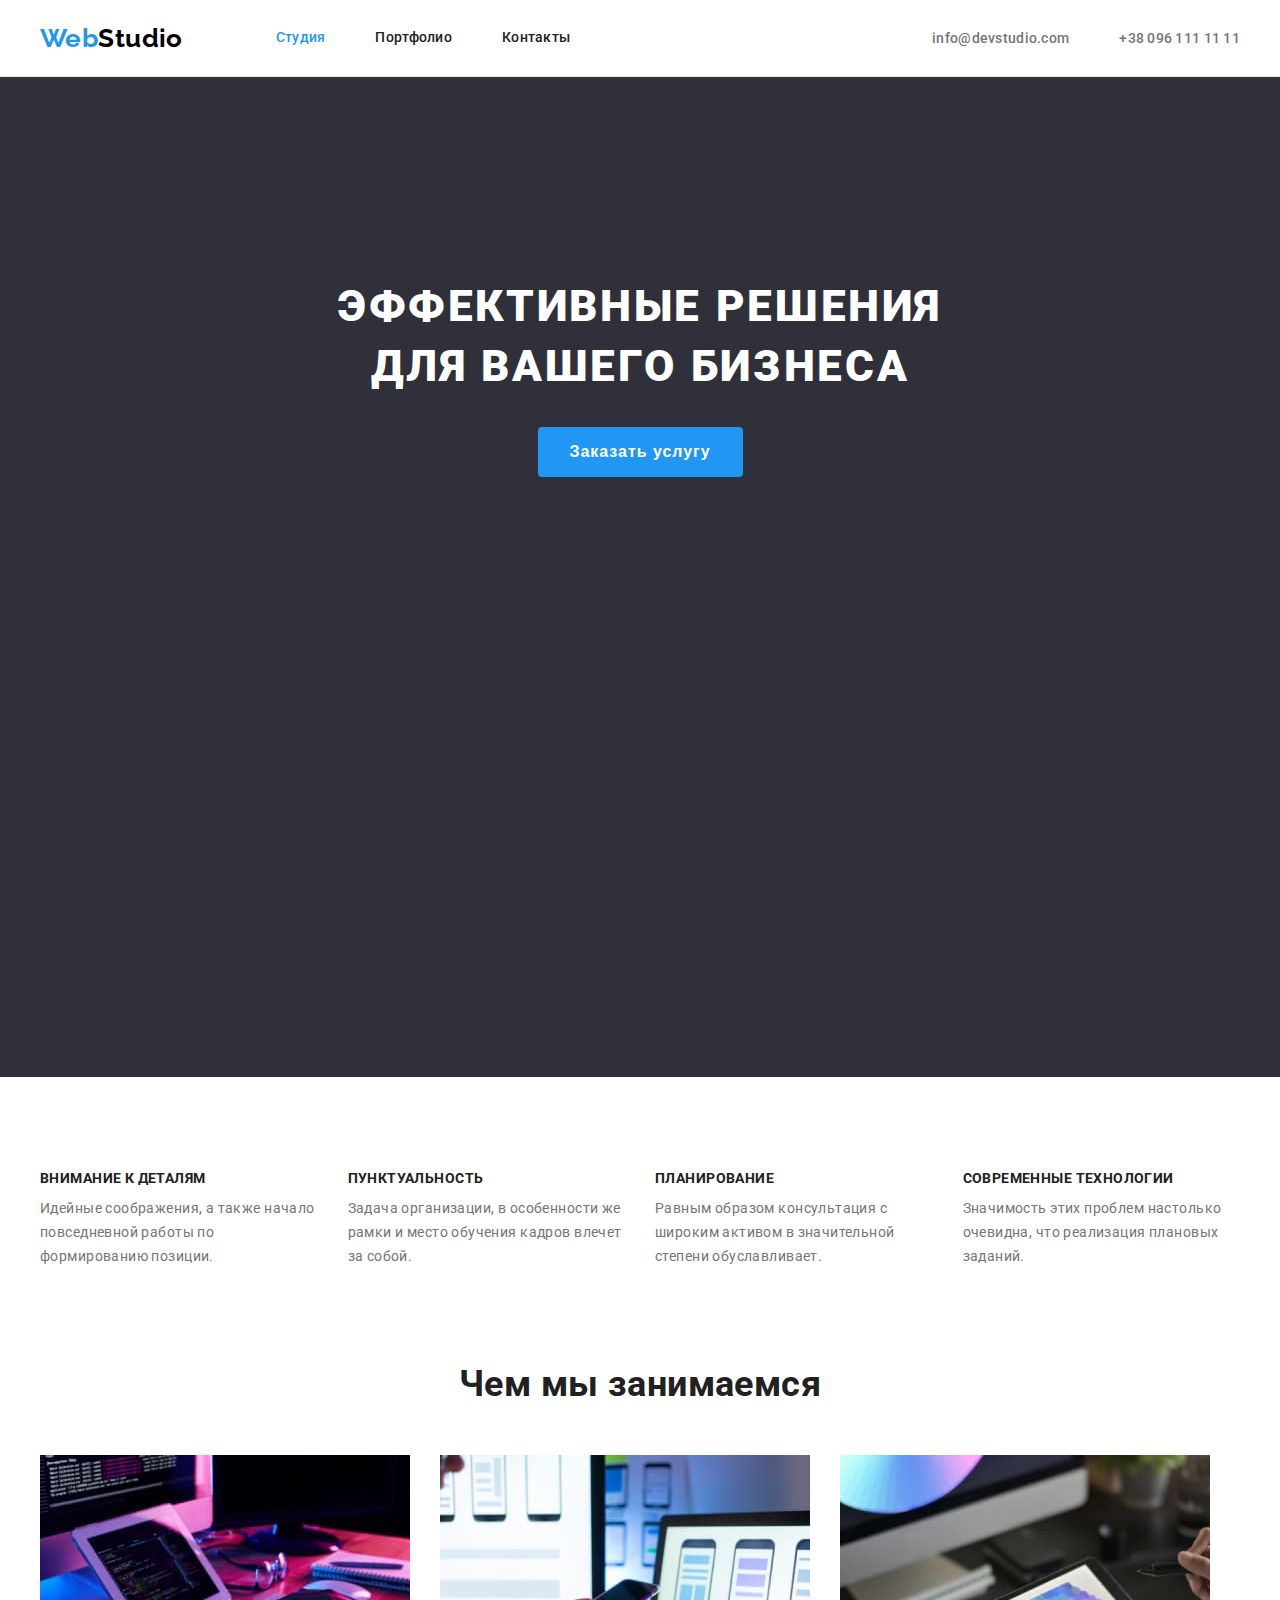
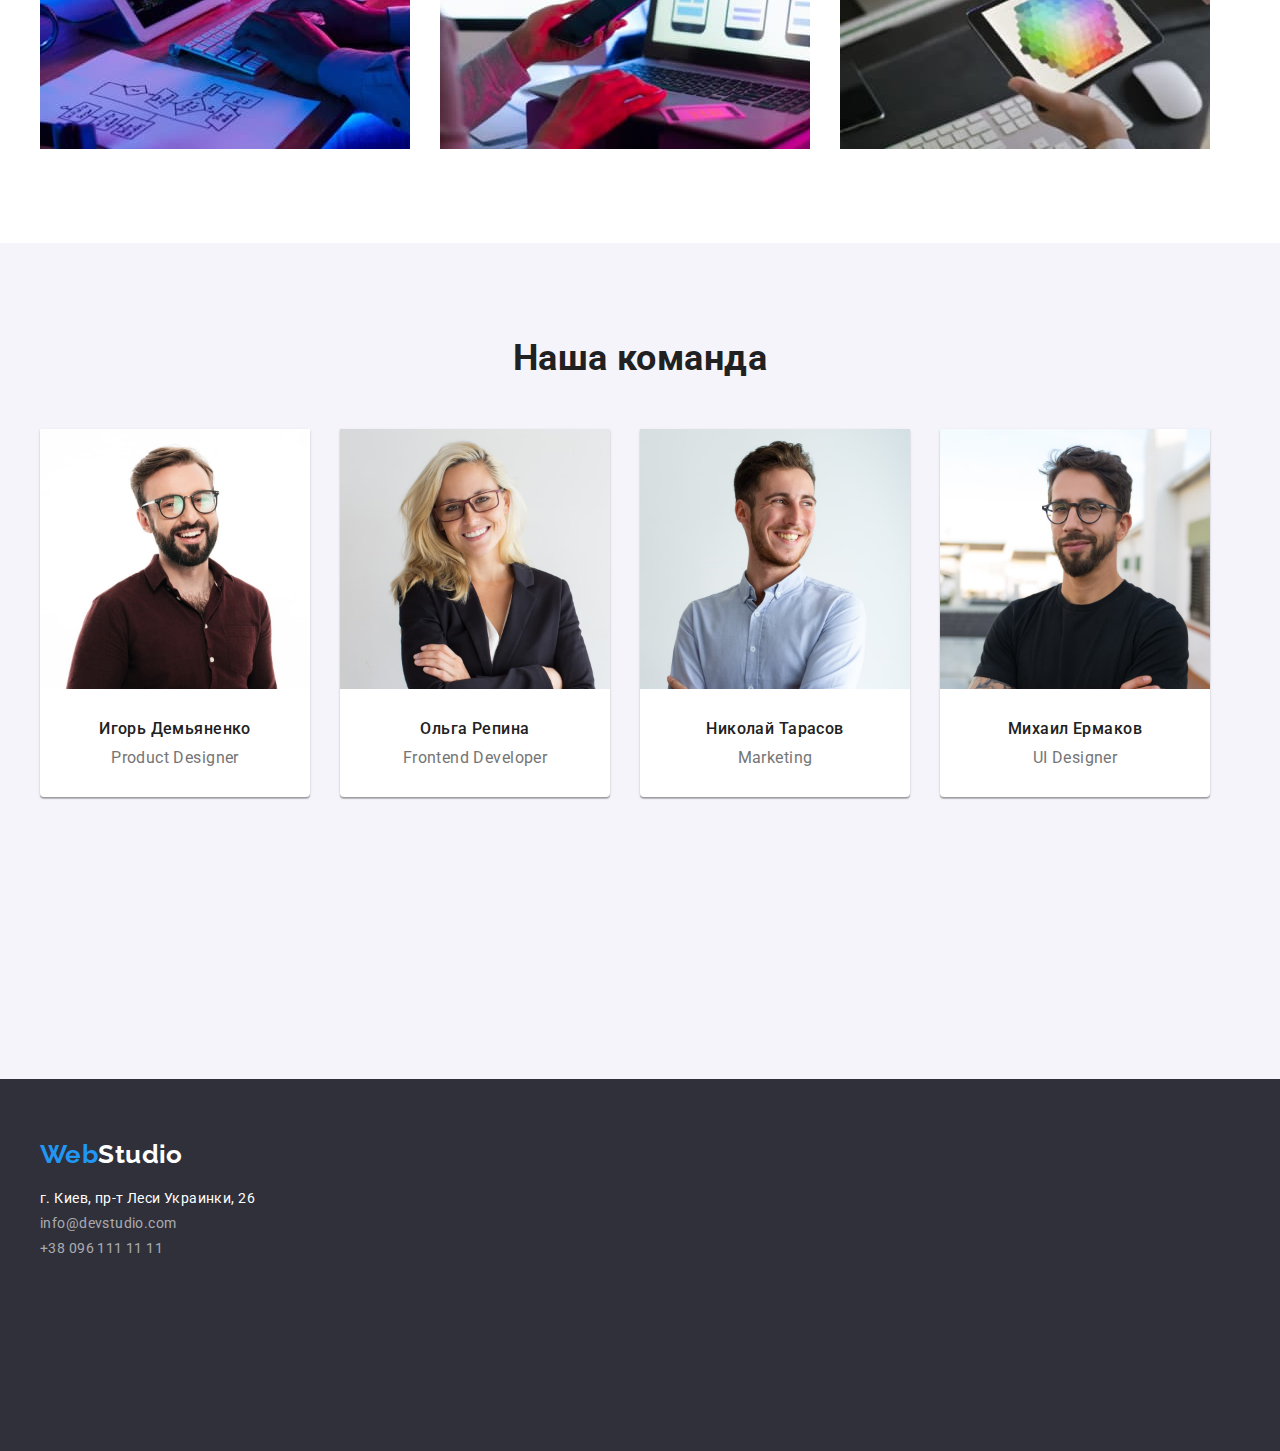
<file: index.html>
<!DOCTYPE html>
<html lang="ru">
  <head>
    <meta charset="UTF-8" />
    <meta http-equiv="X-UA-Compatible" content="IE=edge" />
    <meta name="viewport" content="width=device-width, initial-scale=1.0" />
    <title>Студия</title>
    <link
      href="https://fonts.googleapis.com/css2?family=Raleway:wght@700&family=Roboto:wght@400;500;700;900&display=swap"
      rel="stylesheet"
    />
    <link
      rel="stylesheet"
      href="https://cdnjs.cloudflare.com/ajax/libs/modern-normalize/1.1.0/modern-normalize.min.css"
      integrity="sha512-wpPYUAdjBVSE4KJnH1VR1HeZfpl1ub8YT/NKx4PuQ5NmX2tKuGu6U/JRp5y+Y8XG2tV+wKQpNHVUX03MfMFn9Q=="
      crossorigin="anonymous"
      referrerpolicy="no-referrer"
    />
    <link rel="stylesheet" href="css/style.css" />
  </head>
  <body>
    <!--шапка-->
    <header class="header">
      <div class="container header-wrapper">
        <nav class="header-menu">
          <a href="./index.html" class="logo">Web<span class="logo-header">Studio</span></a>
          <ul class="header-lists">
            <li class="header-list">
              <a href="./index.html" class="link current">Студия</a>
            </li>

            <li class="header-list">
              <a href="./portfolio.html" class="link">Портфолио</a>
            </li>

            <li class="header-list">
              <a href="#" class="link">Контакты</a>
            </li>
          </ul>
        </nav>
        <ul class="header-contacts">
          <li class="header-contact">
            <a class="email" href="mailto:info@devstudio.com">info@devstudio.com</a>
          </li>

          <li class="header-contact">
            <a class="phone" href="tel:+380961111111">+38 096 111 11 11</a>
          </li>
        </ul>
      </div>
    </header>
    <main class="main">
      <!--большой баннер-->
      <section class="section banner">
        <div class="container">
          <h1 class="banner-title">Эффективные решения для вашего бизнеса</h1>
          <button class="main-button" type="button">Заказать услугу</button>
        </div>
      </section>
      <!--особенности-->
      <section class="section peculiarities">
        <div class="container">
          <!--скрыт в CSS-->
          <h2 class="peculiarities-title">Особенности</h2>
          <ul class="peculiarities-lists">
            <li class="peculiarities-list">
              <h3 class="title">Внимание к деталям</h3>
              <p class="subtitle">
                Идейные соображения, а также начало повседневной работы по формированию позиции.
              </p>
            </li>
            <li class="peculiarities-list">
              <h3 class="title">Пунктуальность</h3>
              <p class="subtitle">
                Задача организации, в особенности же рамки и место обучения кадров влечет за собой.
              </p>
            </li>
            <li class="peculiarities-list">
              <h3 class="title">Планирование</h3>
              <p class="subtitle">
                Равным образом консультация с широким активом в значительной степени обуславливает.
              </p>
            </li>
            <li class="peculiarities-list">
              <h3 class="title">Современные технологии</h3>
              <p class="subtitle">
                Значимость этих проблем настолько очевидна, что реализация плановых заданий.
              </p>
            </li>
          </ul>
        </div>
      </section>
      <!--Чем мы занимаемся-->
      <section class="section doing">
        <div class="container">
          <h2 class="doing-title">Чем мы занимаемся</h2>
          <ul class="doing-items">
            <li class="doing-item">
              <img src="image/doing/box_1.jpg" alt="Комьютер" width="370" class="doing-img" />
            </li>
            <li class="doing-item">
              <img src="image/doing/box_2.jpg" alt="Ноутбук" width="370" class="doing-img" />
            </li>
            <li class="doing-item">
              <img src="image/doing/box_3.jpg" alt="Планшет" width="370" class="doing-img" />
            </li>
          </ul>
        </div>
      </section>
      <!--Наша команда-->
      <section class="section team">
        <div class="container">
          <h2 class="team-title">Наша команда</h2>
          <ul class="team-cards">
            <li class="team-card">
              <img
                src="image/team/team_card_1.jpg"
                alt="Игорь Демьяненко"
                class="card-img"
                width="270"
              />
              <div class="card-descr">
                <h3 class="title">Игорь Демьяненко</h3>
                <p class="subtitle">Product Designer</p>
              </div>
            </li>

            <li class="team-card">
              <img
                src="image/team/team_card_2.jpg"
                alt="Ольга Репина"
                class="card-img"
                width="270"
              />
              <div class="card-descr">
                <h3 class="title">Ольга Репина</h3>
                <p class="subtitle">Frontend Developer</p>
              </div>
            </li>

            <li class="team-card">
              <img
                src="image/team/team_card_3.jpg"
                alt="Николай Тарасов"
                class="card-img"
                width="270"
              />
              <div class="card-descr">
                <h3 class="title">Николай Тарасов</h3>
                <p class="subtitle">Marketing</p>
              </div>
            </li>

            <li class="team-card">
              <img
                src="image/team/team_card_4.jpg"
                alt="Михаил Ермаков"
                class="card-img"
                width="270"
              />
              <div class="card-descr">
                <h3 class="title">Михаил Ермаков</h3>
                <p class="subtitle">UI Designer</p>
              </div>
            </li>
          </ul>
        </div>
      </section>
    </main>
    <footer class="footer">
      <div class="container">
        <a href="./index.html" class="logo">Web<span class="logo-footer">Studio</span></a>
        <address class="footer-address">
          <ul class="footer-contacts">
            <li class="footer-contact">
              <p class="footer-addr">г. Киев, пр-т Леси Украинки, 26</p>
            </li>
            <li class="footer-contact">
              <a class="footer-email" href="mailto:info@devstudio.com">info@devstudio.com</a>
            </li>
            <li class="footer-contact">
              <a class="footer-phone" href="tel:+380961111111">+38 096 111 11 11</a>
            </li>
          </ul>
        </address>
      </div>
    </footer>
  </body>
</html>
</file>
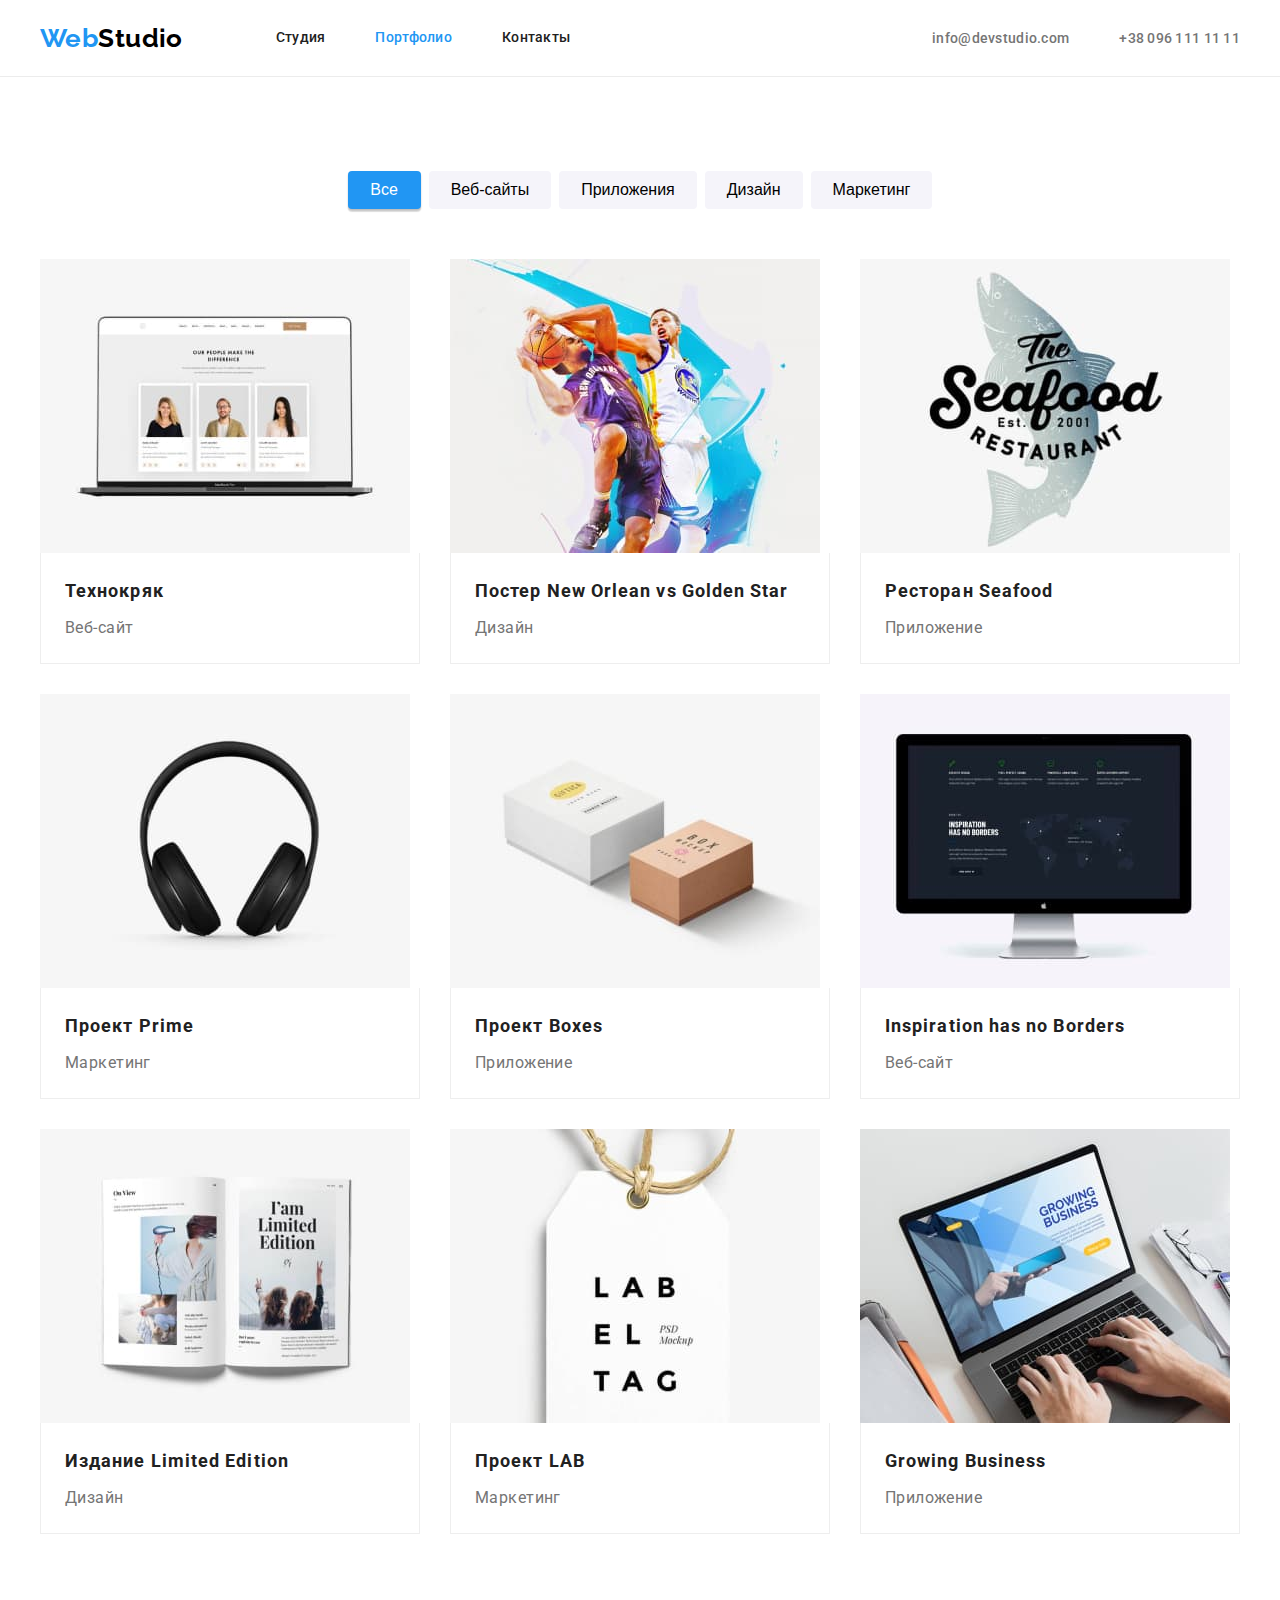
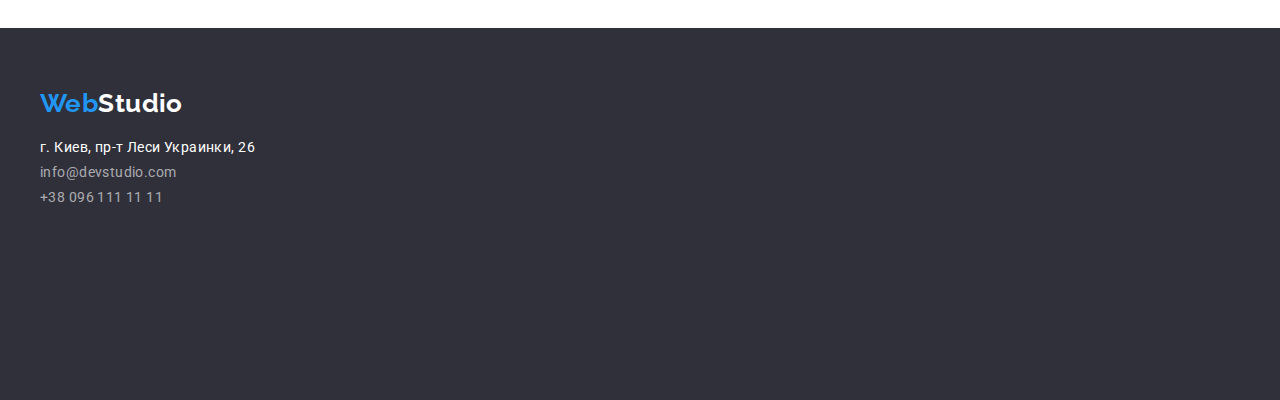
<file: portfolio.html>
<!DOCTYPE html>
<html lang="ru">
  <head>
    <meta charset="UTF-8" />
    <meta http-equiv="X-UA-Compatible" content="IE=edge" />
    <meta name="viewport" content="width=device-width, initial-scale=1.0" />
    <title>Студия</title>
    <link
      href="https://fonts.googleapis.com/css2?family=Raleway:wght@700&family=Roboto:wght@400;500;700;900&display=swap"
      rel="stylesheet"
    />
    <link
      rel="stylesheet"
      href="https://cdnjs.cloudflare.com/ajax/libs/modern-normalize/1.1.0/modern-normalize.min.css"
      integrity="sha512-wpPYUAdjBVSE4KJnH1VR1HeZfpl1ub8YT/NKx4PuQ5NmX2tKuGu6U/JRp5y+Y8XG2tV+wKQpNHVUX03MfMFn9Q=="
      crossorigin="anonymous"
      referrerpolicy="no-referrer"
    />
    <link rel="stylesheet" href="css/style.css" />
  </head>
  <body>
    <!--шапка-->
    <header class="header">
      <div class="container header-wrapper">
        <nav class="header-menu">
          <a href="./index.html" class="logo">Web<span class="logo-header">Studio</span></a>
          <ul class="header-lists">
            <li class="header-list">
              <a href="./index.html" class="link">Студия</a>
            </li>
            <li class="header-list">
              <a href="./portfolio.html" class="link current">Портфолио</a>
            </li>
            <li class="header-list">
              <a href="#" class="link">Контакты</a>
            </li>
          </ul>
        </nav>
        <ul class="header-contacts">
          <li class="header-contact">
            <a class="email" href="mailto:info@devstudio.com">info@devstudio.com</a>
          </li>
          <li class="header-contact">
            <a class="phone" href="tel:+380961111111">+38 096 111 11 11</a>
          </li>
        </ul>
      </div>
    </header>
    <main class="main">
      <section class="section">
        <div class="container">
          <!--h1 скрыт с SCC-->
          <h1 class="portfolio-title">Портфолио</h1>
          <ul class="portfolio-filters">
            <li class="portfolio-filter">
              <button class="filter-button active" type="button">Все</button>
            </li>
            <li class="portfolio-filter">
              <button class="filter-button" type="button">Веб-сайты</button>
            </li>
            <li class="portfolio-filter">
              <button class="filter-button" type="button">Приложения</button>
            </li>
            <li class="portfolio-filter">
              <button class="filter-button" type="button">Дизайн</button>
            </li>
            <li class="portfolio-filter">
              <button class="filter-button" type="button">Маркетинг</button>
            </li>
          </ul>
          <ul class="portfolio-projects">
            <li class="portfolio-project">
              <a href="" class="project-link">
                <img
                  src="image/projects/project1.jpg"
                  alt="Веб-сайт Технокряк"
                  class="project-img"
                  width="370"
                />
                <div class="project-descr">
                  <h2 class="title">Технокряк</h2>
                  <p class="subtitle">Веб-сайт</p>
                </div>
              </a>
            </li>
            <li class="portfolio-project">
              <a href="" class="project-link">
                <img
                  src="image/projects/project2.jpg"
                  alt="Постер Нью Орлеан"
                  class="project-img"
                  width="370"
                />
                <div class="project-descr">
                  <h2 class="title">Постер New Orlean vs Golden Star</h2>
                  <p class="subtitle">Дизайн</p>
                </div>
              </a>
            </li>

            <li class="portfolio-project">
              <a href="" class="project-link">
                <img
                  src="image/projects/project3.jpg"
                  alt="Приложение для Ресторан СиФуд"
                  class="project-img"
                  width="370"
                />
                <div class="project-descr">
                  <h2 class="title">Ресторан Seafood</h2>
                  <p class="subtitle">Приложение</p>
                </div>
              </a>
            </li>

            <li class="portfolio-project">
              <a href="" class="project-link">
                <img
                  src="image/projects/project4.jpg"
                  alt="Маркетинг Проект Прайм"
                  class="project-img"
                  width="370"
                />
                <div class="project-descr">
                  <h2 class="title">Проект Prime</h2>
                  <p class="subtitle">Маркетинг</p>
                </div>
              </a>
            </li>

            <li class="portfolio-project">
              <a href="" class="project-link">
                <img
                  src="image/projects/project5.jpg"
                  alt="Проект Коробки"
                  class="project-img"
                  width="370"
                />
                <div class="project-descr">
                  <h2 class="title">Проект Boxes</h2>
                  <p class="subtitle">Приложение</p>
                </div>
              </a>
            </li>

            <li class="portfolio-project">
              <a href="" class="project-link">
                <img
                  src="image/projects/project6.jpg"
                  alt="Веб-сайт Вдохновение не имеет границ"
                  class="project-img"
                  width="370"
                />
                <div class="project-descr">
                  <h2 class="title">Inspiration has no Borders</h2>
                  <p class="subtitle">Веб-сайт</p>
                </div>
              </a>
            </li>

            <li class="portfolio-project">
              <a href="" class="project-link">
                <img
                  src="image/projects/project7.jpg"
                  alt="Издание Лимитед"
                  class="project-img"
                  width="370"
                />
                <div class="project-descr">
                  <h2 class="title">Издание Limited Edition</h2>
                  <p class="subtitle">Дизайн</p>
                </div>
              </a>
            </li>

            <li class="portfolio-project">
              <a href="" class="project-link">
                <img
                  src="image/projects/project8.jpg"
                  alt="Проект ЛАБ"
                  class="project-img"
                  width="370"
                />
                <div class="project-descr">
                  <h2 class="title">Проект LAB</h2>
                  <p class="subtitle">Маркетинг</p>
                </div>
              </a>
            </li>

            <li class="portfolio-project">
              <a href="" class="project-link">
                <img
                  src="image/projects/project9.jpg"
                  alt="Приложение Растущий Бизнес"
                  class="project-img"
                  width="370"
                />
                <div class="project-descr">
                  <h2 class="title">Growing Business</h2>
                  <p class="subtitle">Приложение</p>
                </div>
              </a>
            </li>
          </ul>
        </div>
      </section>
    </main>
    <footer class="footer">
      <div class="container">
        <a href="./index.html" class="logo">Web<span class="logo-footer">Studio</span></a>
        <address class="footer-address">
          <ul class="footer-contacts">
            <li class="footer-contact">
              <p class="footer-addr">г. Киев, пр-т Леси Украинки, 26</p>
            </li>
            <li class="footer-contact">
              <a class="footer-email" href="mailto:info@devstudio.com">info@devstudio.com</a>
            </li>
            <li class="footer-contact">
              <a class="footer-phone" href="tel:+380961111111">+38 096 111 11 11</a>
            </li>
          </ul>
        </address>
      </div>
    </footer>
  </body>
</html>
</file>
<file: css/style.css>
/* переменные */
:root {
    --bg-team: #F5F4FA;
    --main-text-color: #212121;
    --second-text-color: #757575;
    --hover-focus-color: #2196F3;
    --white-tx-bg-color: #FFFFFF;
    --logo-header-color: #000000;
    --footer-bg-color: #2F303A;
    --footer-contact-color: rgba(255, 255, 255, 0.6);
    --portfolio-filter-bg-color: #F5F4FA;
    --header-border-color: #ECECEC;
    --header-border: 1px solid #ECECEC;
    --main-button-shadow: 0px 4px 4px rgba(0, 0, 0, 0.15);
    --team-card-shadow: 0px 1px 3px rgba(0, 0, 0, 0.12),
                        0px 1px 1px rgba(0, 0, 0, 0.14),
                        0px 2px 1px rgba(0, 0, 0, 0.2);
    --porfolio-filter-btn-act:  0px 3px 1px rgba(0, 0, 0, 0.1),
                                0px 1px 2px rgba(0, 0, 0, 0.08),
                                0px 2px 2px rgba(0, 0, 0, 0.12);
    --project-border-style: solid #EEEEEE;
   
}
/* * {
    outline: 1px solid tomato;
} */
/* Повторяющие стили на странице */
body {
    margin: 0; /* - убирает рамку вокруг body */
    background-color: var(--white-tx-bg-color);
    color: var(--main-text-color);
    font-family: 'Roboto', sans-serif;
    font-size: 14px;
    letter-spacing: 0.03em;
}
/* обнуляем стили браузера по умолчанию */
h1,h2,h3,p {
    margin-top: 0;
    margin-bottom: 0;
}
/* обнуляем стили браузера у списков */
ul {
    margin: 0;
    padding: 0;
    list-style: none;
}
/* глобальный padding для всех секций */
.section {
    padding-top: 94px;
    padding-bottom: 94px;
}
/* контейнер для всех секций */
.container {
    width: 1200px;
    padding-left: 15px;
    padding-right: 15px;
    margin-left: auto;
    margin-right: auto;
}
/* хедер */
.header {
    background-color: var(--white-tx-bg-color);
    border-bottom: var(--header-border)
}
/* обертка для всех блоков в хедере */
.header-wrapper {
    display: flex;
    align-items: center;
}
/* навигационное меню */
.header-menu {
    display: flex;
    align-items: center;
}
/* общий стиль для лого */
.logo {
    color: var(--hover-focus-color);

    font-family: 'Raleway', sans-serif;
    font-weight: 700;
    font-size: 26px;
    line-height: 1.19;
    text-decoration: none;
}
/* лого в хедере */
.logo-header {
    color: var(--logo-header-color);
}
/* ul для списка меню */
.header-lists {
    display: flex;
    margin-left: 93px;
}
/* Каждый эдемент со списка будет иметь левый margin кроме первого */ 
.header-lists>.header-list + .header-list {
    margin-left: 50px;
}
.header-list>.link {
    display: block; /* - У ссылок не работает вертикальная геометрия, потому им нужно ставить display block */
    padding-top: 30px;
    padding-bottom: 30px;
    color: var(--main-text-color);

    font-weight: 500;
    line-height: 1.14;
    letter-spacing: 0.02em;
    text-decoration: none;
}
.header-list>.link:hover,
.header-list>.link:focus {
    color: var(--hover-focus-color);
}
/* Подсветка ссылки активной страницы */
.link.current {
    color: var(--hover-focus-color);
}
.header-contacts {
    display: flex;
    margin-left: auto; /* - контакты отодвигаем в право  */
}
.header-contacts>.header-contact + .header-contact {
    margin-left: 50px;
}
.header-contact>.email,
.header-contact>.phone {
    padding-top: 30px;
    padding-bottom: 30px;
    
    color: var(--second-text-color);
    
    font-weight: 500;
    line-height: 1.14;
    letter-spacing: 0.02em;
    text-decoration: none;
}

.header-contact>.email:hover,
.header-contact>.email:focus,
.header-contact>.phone:hover,
.header-contact>.phone:focus {
    color: var(--hover-focus-color);
}
/* баннер */
.banner {
    background-color: var(--footer-bg-color);
    min-height: 600px;
    text-align: center; /* - если задать это значение, то все элементы внутри секции будут по центру, если их дети display: inline-block */
    padding-top: 200px;
    padding-bottom: 200px;
}
/* заголовок баннера */
.banner-title {
    width: 696px;
    margin: 0 auto;
    color: var(--white-tx-bg-color);
    
    font-weight: 900;
    font-size: 44px;
    line-height: 1.36;
    letter-spacing: 0.06em;
    text-transform: uppercase;
}
/* кнопка - строчно-блочный элемент */
.main-button {
    margin-top: 30px;
    padding: 10px 32px;

    border: none;
    border-radius: 4px;

    color: var(--white-tx-bg-color);
    background-color: var(--hover-focus-color);

    font-weight: 700;
    font-size: 16px;
    line-height: 1.88;
    text-align: center;
    letter-spacing: 0.06em;

    cursor: pointer;
}
.main-button:hover,
.main-button:focus {
    box-shadow: var(--main-button-shadow)
}

/* Заголовок особенности скрыт */
.peculiarities-title {
    font-size: 0;
}
/* список особенностей */
.peculiarities-lists {
    display: flex;
}
.peculiarities-list {
    width: calc((100% - 90px) / 4); /* - три отступа по 30px */
}
.peculiarities-list + .peculiarities-list {
    margin-left: 30px;
}

.peculiarities-list>.title {
    font-size: 14px; /* - размер не наследуется от body */
    font-weight: 700;
    line-height: 1.14;
    text-transform: uppercase
}
.peculiarities-list>.subtitle {
    margin-top: 10px;

    color: var(--second-text-color);
    
    line-height: 1.71;  
}
/* у секции "Чем Занимаемся" отсутствует padding-top */
.doing {
    padding-top: 0;
}
.doing-items {
    display: flex;
    margin-top: 50px;
}
.doing-items>.doing-item + .doing-item {
    margin-left: 30px;
}
/* адаптивная картинка без отступа внизу */
.doing-item> .doing-img{
    display: block;
    min-width: 100%;
    min-height: auto;
}
.doing-title,
.team-title {
    font-weight: 700;
    font-size: 36px;
    line-height: 1.17;
    text-align: center;
}
.team {
    min-height: 648px;
    background-color: var(--bg-team);
}
.team-cards {
    display: flex;
    margin-top: 50px;
}
.team-card {
    background: var(--white-tx-bg-color);
    
    box-shadow: var(--team-card-shadow);
    border-radius: 0px 0px 4px 4px;
}
.team-cards>.team-card + .team-card {
    margin-left: 30px;
}
.team-cards .card-descr {
    padding-top: 30px;
    padding-bottom: 30px;
}
.team-card> .card-img {
    display: block;
    min-width: 100%;
    min-height: auto;
}
.card-descr>.title {
    font-weight: 500;
    font-size: 16px;
    line-height: 1.19;
    text-align: center;
}
.card-descr>.subtitle{
    margin-top: 10px;
    color: var(--second-text-color);
    
    font-size: 16px;
    line-height: 1.19;
    text-align: center;
}

.footer {
    min-height: 252px;
    padding-top: 60px;
    padding-bottom: 60px;
    background-color: var(--footer-bg-color)
}
.logo-footer {
    color: var(--white-tx-bg-color);
}
.footer-address {
    margin-top: 20px;
}
.footer-contact {
    font-style: normal;
}
.footer-contact + .footer-contact {
    margin-top: 9px;
}
.footer-addr {
    color: var(--white-tx-bg-color);

}
.footer-email,
.footer-phone {
    color: var(--footer-contact-color);

    text-decoration: none;

    cursor: pointer
}
.footer-email:hover,
.footer-email:focus,
.footer-phone:hover,
.footer-phone:focus {
    color: var(--hover-focus-color)
}
/* portfolio  */
/* Главного заголвка Портфолио нет в макете, потому скрыт */
.portfolio-title {
    font-size: 0;
}
/* блок кнопок */
.portfolio-filters {
    display: flex;
    justify-content: center;
}
.portfolio-filter + .portfolio-filter {
    margin-left: 8px;
}
/* Фильтр меню кнопок портфолио */
.filter-button {
    min-width: 73px; /* - минимальная ширина самой маленько кнопки */
    padding: 6px 22px;
    background-color: var(--portfolio-filter-bg-color);

    font-weight: 500;
    font-size: 16px;
    line-height: 1.62;
    
    border-radius: 4px;
    border: none;

    cursor: pointer
}
.filter-button.active,
.filter-button:hover,
.filter-button:focus {
    color: var(--white-tx-bg-color);
    background-color: var(--hover-focus-color);
    box-shadow : var(--porfolio-filter-btn-act)
}
/* убраны подчёркивания */ 
.project-link {
    text-decoration: none;
}
.project-descr>.title {
    color: var(--main-text-color);

    font-weight: 700;
    font-size: 18px;
    line-height: 2.0;
    letter-spacing: 0.06em;   
}
.project-descr>.subtitle {
    margin-top: 4px;
    color: var(--second-text-color);

    font-size: 16px;
    line-height: 1.88;
}
/* список проектов */
.portfolio-projects {
    display: flex;
    flex-wrap: wrap;
    margin-top: 50px;
    margin-right: -30px;
    margin-bottom: -30px;
}
/* карточка проекта */
.portfolio-project {
    width: calc( 100% / 3 - 30px);
    margin-right: 30px;
    margin-bottom: 30px;
}
.portfolio-project .project-descr {
    padding: 20px 24px;
    border: var(--project-border-style);
    border-width: 0 1px 1px 1px;
}

/* эксперимент с отзывчивым изображением */
.portfolio-project .project-img {
    display: block;
    max-width: 100%;
    height: auto;
}
</file>
